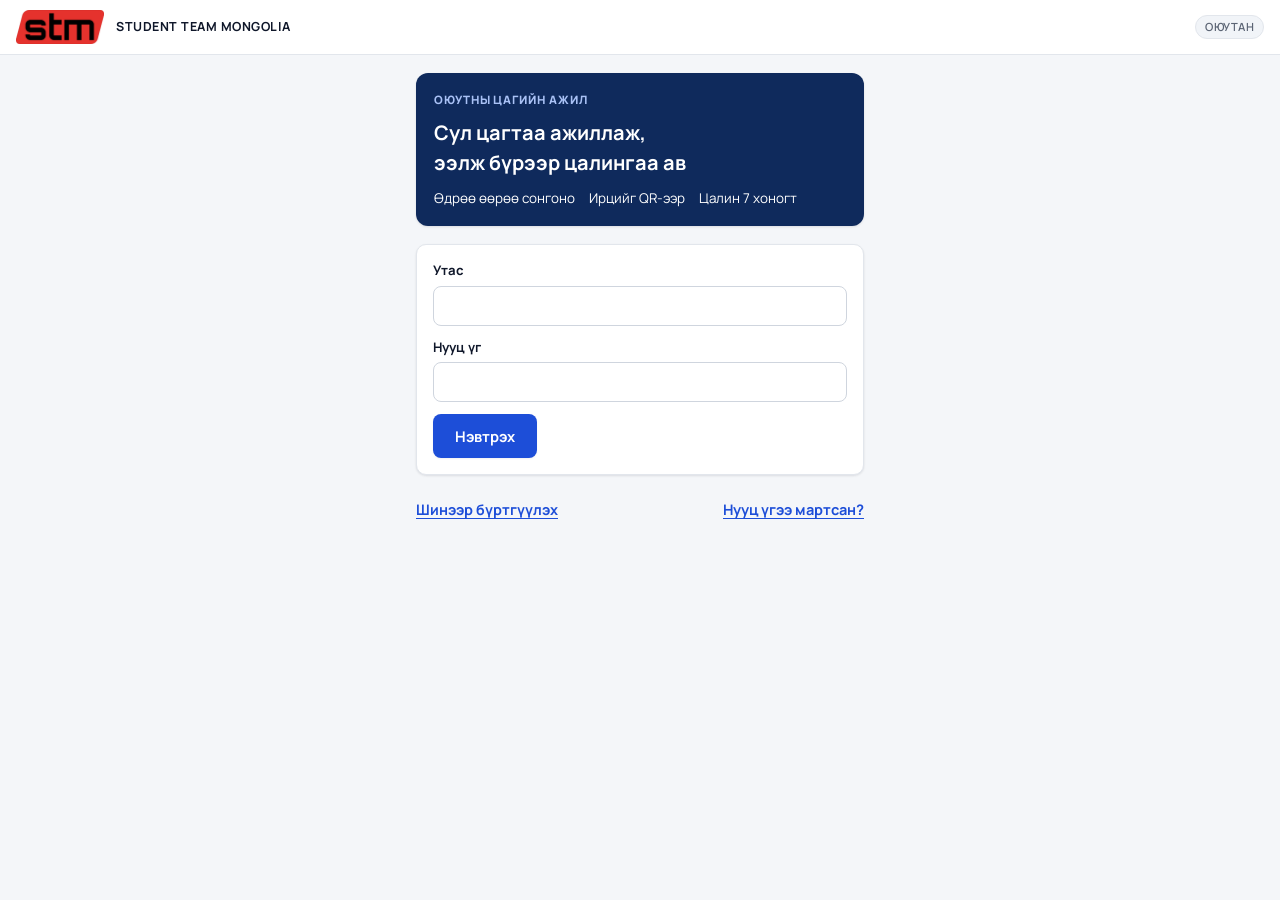
<file: index.html>
<!doctype html>
<html lang="mn">
<head>
<meta charset="utf-8">
<meta name="viewport" content="width=device-width,initial-scale=1,viewport-fit=cover">
<title>Student Team Mongolia — цагийн ажил</title>
<meta name="theme-color" content="#FFFFFF">
<link rel="icon" href="icons/icon-192.png">
<link rel="apple-touch-icon" href="icons/apple-touch-icon.png">
<link rel="manifest" href="manifest-student.webmanifest">
<link rel="preconnect" href="https://fonts.googleapis.com">
<link rel="preconnect" href="https://fonts.gstatic.com" crossorigin>
<link rel="stylesheet" href="https://fonts.googleapis.com/css2?family=Manrope:wght@400;500;600;700;800&display=swap">
<link rel="stylesheet" href="app.css">
</head>
<body>
<div id="app"></div>
<div id="layer"></div>
<script>const ROLE = "student";</script>
<script src="config.js"></script>
<script src="logic.js"></script>
<script>if ("serviceWorker" in navigator) navigator.serviceWorker.register("sw.js");</script>
<script src="app.js"></script>
</body>
</html>
</file>
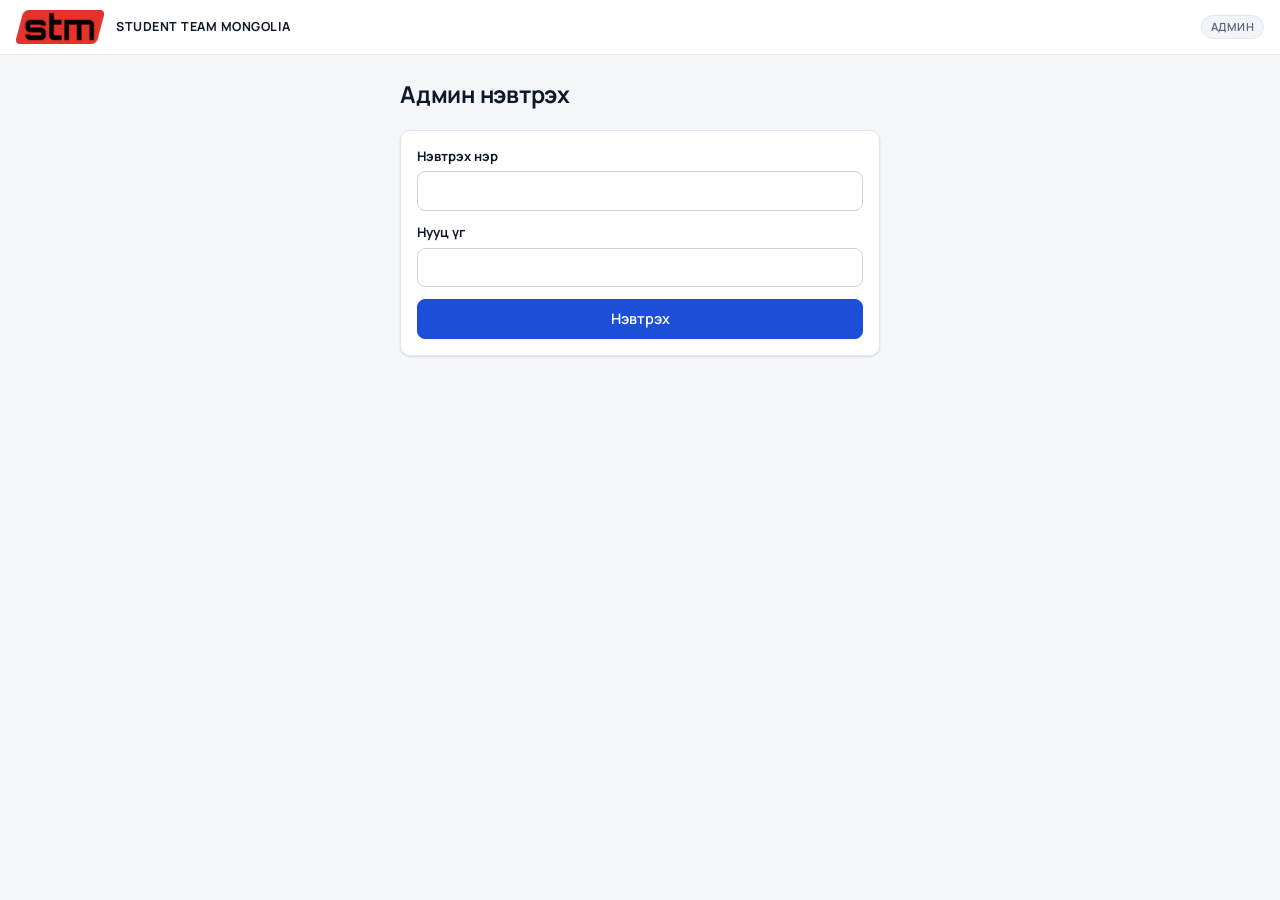
<file: admin.html>
<!doctype html>
<html lang="mn">
<head>
<meta charset="utf-8">
<meta name="viewport" content="width=device-width,initial-scale=1,viewport-fit=cover">
<title>STM — Админ</title>
<meta name="theme-color" content="#FFFFFF">
<link rel="icon" href="icons/icon-192.png">
<link rel="apple-touch-icon" href="icons/apple-touch-icon.png">
<link rel="manifest" href="manifest.webmanifest">
<link rel="preconnect" href="https://fonts.googleapis.com">
<link rel="preconnect" href="https://fonts.gstatic.com" crossorigin>
<link rel="stylesheet" href="https://fonts.googleapis.com/css2?family=Manrope:wght@400;500;600;700;800&display=swap">
<link rel="stylesheet" href="app.css">
</head>
<body>
<div id="app"></div>
<div id="layer"></div>
<script>const ROLE = "admin";</script>
<script src="config.js"></script>
<script src="logic.js"></script>
<script>if ("serviceWorker" in navigator) navigator.serviceWorker.register("sw.js");</script>
<script src="app.js"></script>
</body>
</html>
</file>
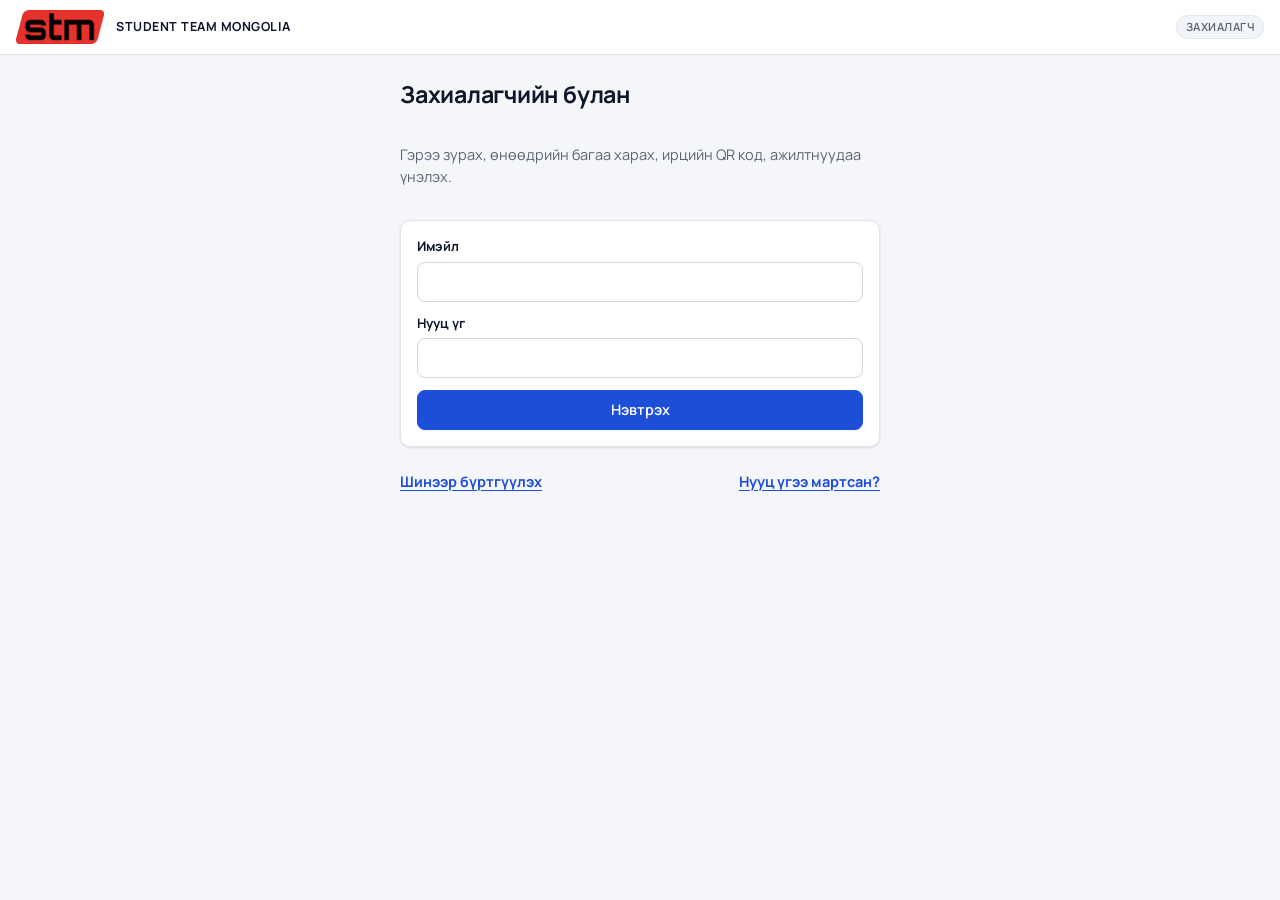
<file: company.html>
<!doctype html>
<html lang="mn">
<head>
<meta charset="utf-8">
<meta name="viewport" content="width=device-width,initial-scale=1,viewport-fit=cover">
<title>STM — Захиалагчийн булан</title>
<meta name="theme-color" content="#FFFFFF">
<link rel="icon" href="icons/icon-192.png">
<link rel="apple-touch-icon" href="icons/apple-touch-icon.png">

<link rel="preconnect" href="https://fonts.googleapis.com">
<link rel="preconnect" href="https://fonts.gstatic.com" crossorigin>
<link rel="stylesheet" href="https://fonts.googleapis.com/css2?family=Manrope:wght@400;500;600;700;800&display=swap">
<link rel="stylesheet" href="app.css">
</head>
<body>
<div id="app"></div>
<div id="layer"></div>
<script>const ROLE = "client";</script>
<script src="config.js"></script>
<script src="logic.js"></script>
<script src="qrcode.js"></script>
<script src="app.js"></script>
</body>
</html>
</file>
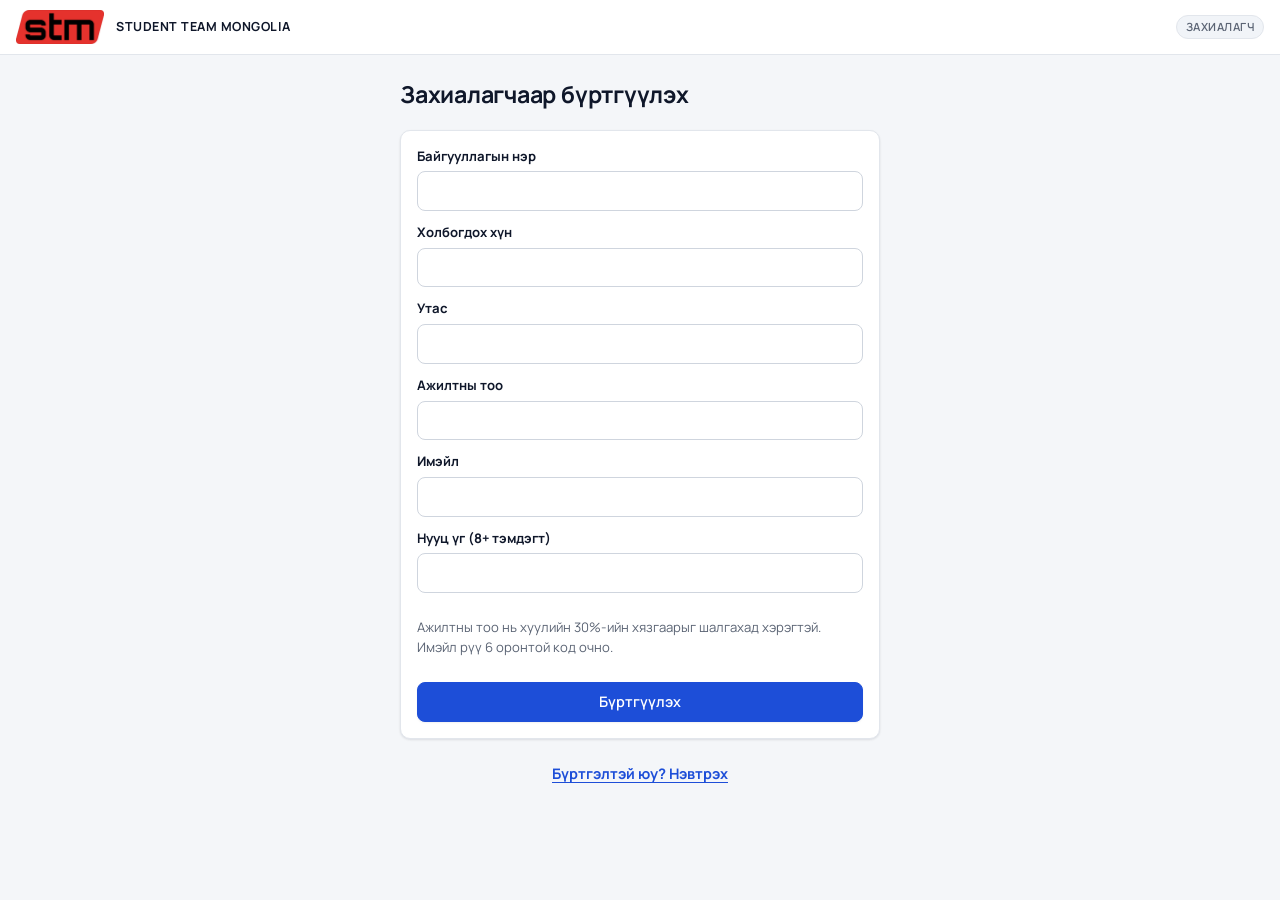
<file: post.html>
<!doctype html>
<html lang="mn">
<head>
<meta charset="utf-8">
<meta name="viewport" content="width=device-width,initial-scale=1">
<title>Ажлын зар байршуулах</title>
<meta http-equiv="refresh" content="0; url=company.html#register">
<link rel="canonical" href="company.html">
</head>
<body>
<p>Зар байршуулах хэсэг шилжсэн. <a href="company.html#register">Байгууллагын булан руу орох</a></p>
<script>location.replace("company.html" + (location.hash || "#register"));</script>
</body>
</html>
</file>
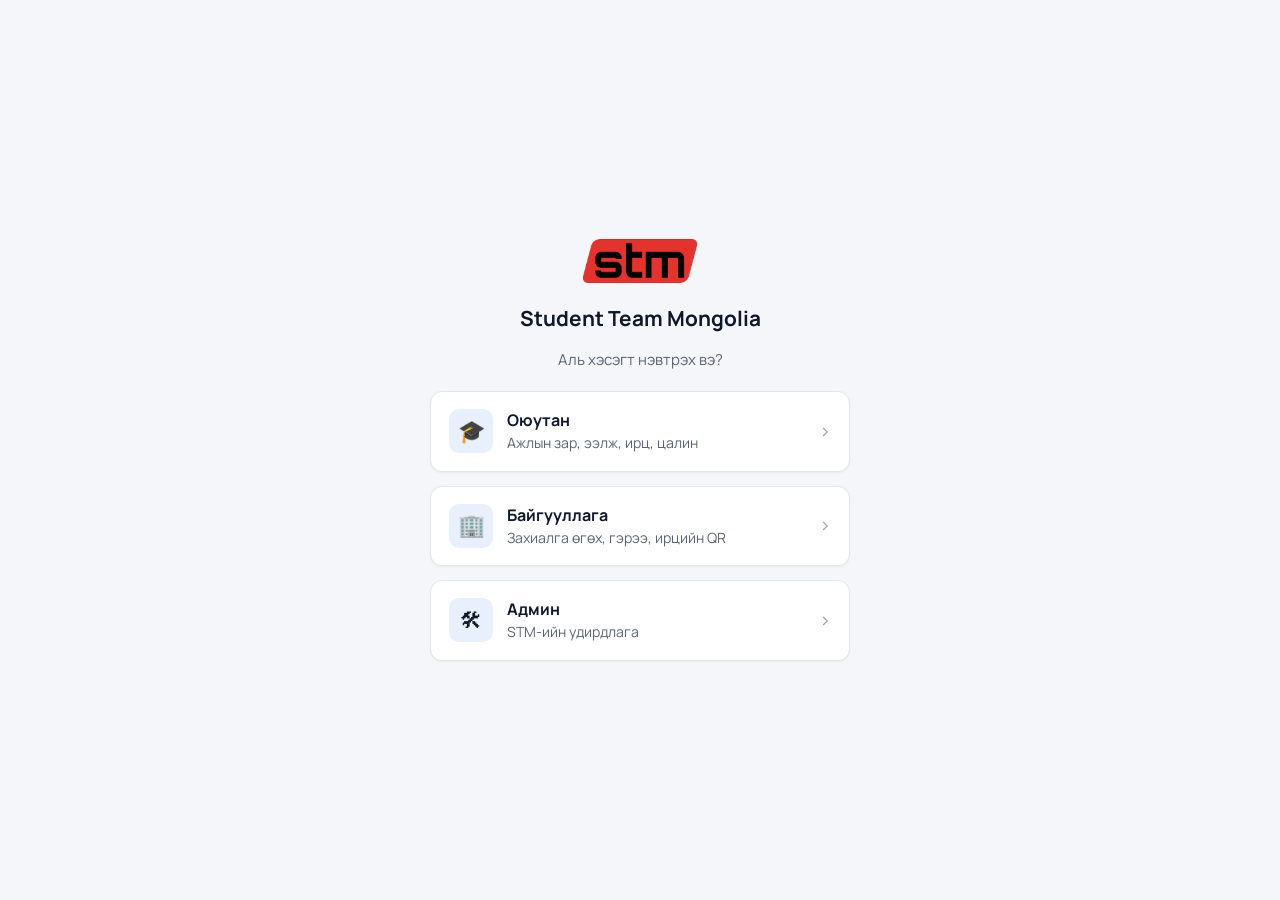
<file: start.html>
<!doctype html>
<html lang="mn">
<head>
<meta charset="utf-8">
<meta name="viewport" content="width=device-width,initial-scale=1">
<title>Student Team Mongolia</title>
<meta name="theme-color" content="#FFFFFF">
<link rel="icon" href="icons/icon-192.png">
<link rel="stylesheet" href="https://fonts.googleapis.com/css2?family=Manrope:wght@500;600;700;800&display=swap">
<style>
*{box-sizing:border-box}body{margin:0;background:#F4F6F9;color:#0F172A;font:15px/1.5 Manrope,system-ui,-apple-system,"Segoe UI",sans-serif;min-height:100vh;display:grid;place-items:center;padding:24px 16px}
.box{width:100%;max-width:420px;display:grid;gap:14px}
.logo{height:44px;justify-self:center;margin-bottom:6px}
h1{margin:0;text-align:center;font-size:1.3rem;font-weight:700}
p.lead{margin:0 0 6px;text-align:center;color:#5B6474}
a.opt{display:flex;align-items:center;gap:14px;background:#fff;border:1px solid #E2E6EC;border-radius:12px;padding:16px 18px;text-decoration:none;color:inherit;box-shadow:0 1px 2px rgba(15,23,42,.05);transition:border-color .12s,box-shadow .12s}
a.opt:hover{border-color:#1D4ED8;box-shadow:0 0 0 3px rgba(29,78,216,.12)}
.ic{flex:none;width:44px;height:44px;border-radius:10px;background:#E8EFFD;display:grid;place-items:center;font-size:22px}
b{display:block;font-size:1rem}span.s{color:#5B6474;font-size:.88rem}
.arr{margin-left:auto;color:#94A3B8;font-size:1.2rem}
</style>
</head>
<body>
<main class="box">
  <img class="logo" src="icons/logo.png" alt="STM">
  <h1>Student Team Mongolia</h1>
  <p class="lead">Аль хэсэгт нэвтрэх вэ?</p>
  <a class="opt" href="index.html"><div class="ic">🎓</div><div><b>Оюутан</b><span class="s">Ажлын зар, ээлж, ирц, цалин</span></div><span class="arr">›</span></a>
  <a class="opt" href="company.html"><div class="ic">🏢</div><div><b>Байгууллага</b><span class="s">Захиалга өгөх, гэрээ, ирцийн QR</span></div><span class="arr">›</span></a>
  <a class="opt" href="admin.html"><div class="ic">🛠</div><div><b>Админ</b><span class="s">STM-ийн удирдлага</span></div><span class="arr">›</span></a>
</main>
</body>
</html>
</file>
<file: app.css>
/* Layout: black top bar with the STM logo; admin/client = light work area with sidebar; student = dark neon phone column with bottom tabs */
:root{
  --ink:#141110; --black:#141110; --red:#E5322D; --red2:#FF5A3C; --yellow:#E5322D;
  --bg:#F7F4F0; --surface:#FFFFFF; --sunk:#F1ECE6; --fg:#161312; --muted:#6C655F; --line:#E7E0D8;
  --blue:#E5322D; --blue-ink:#FFFFFF; --blue-soft:#FDE6E3;
  --sun:#E5322D; --sun-soft:#FDE6E3; --sun-ink:#B3201C;
  --ok:#14804A; --ok-soft:#DDF4E7; --warn:#A35A00; --warn-soft:#FFEFD6; --bad:#C81E3A; --bad-soft:#FFE1E6;
  --display:"Russo One","Manrope",system-ui,sans-serif;
  --body:"Manrope",system-ui,-apple-system,"Segoe UI",sans-serif;
  --r:14px;
}
@media (prefers-color-scheme: dark){:root:not([data-theme="light"]){
  --bg:#121010; --surface:#1C1817; --sunk:#26201F; --fg:#F7F3EE; --muted:#ABA39A; --line:#352D2A;
  --blue:#FF5A4C; --blue-ink:#140C0B; --blue-soft:#3A1B18;
  --sun-soft:#3A1B18; --sun-ink:#FF9A8F;
  --ok:#5ED79A; --ok-soft:#123326; --warn:#FFB851; --warn-soft:#382609; --bad:#FF7A8C; --bad-soft:#3D1420;
  color-scheme:dark}}
:root[data-theme="dark"]{
  --bg:#121010; --surface:#1C1817; --sunk:#26201F; --fg:#F7F3EE; --muted:#ABA39A; --line:#352D2A;
  --blue:#FF5A4C; --blue-ink:#140C0B; --blue-soft:#3A1B18;
  --sun-soft:#3A1B18; --sun-ink:#FF9A8F;
  --ok:#5ED79A; --ok-soft:#123326; --warn:#FFB851; --warn-soft:#382609; --bad:#FF7A8C; --bad-soft:#3D1420;
  color-scheme:dark}
*{box-sizing:border-box}
html,body{min-height:100%}
body{background:var(--bg);color:var(--fg);font:14.5px/1.5 var(--body);margin:0}
h1,h2,h3{margin:0;text-wrap:balance}
h1{font-family:var(--display);font-weight:400;font-size:1.45rem;letter-spacing:.005em}
h2{font-family:var(--display);font-weight:400;font-size:1.08rem}
h3{font-size:.95rem;font-weight:800}
button,input,select,textarea{font:inherit;color:inherit}
button{cursor:pointer}
:focus-visible{outline:2px solid var(--blue);outline-offset:2px}
.num{font-variant-numeric:tabular-nums}
.muted{color:var(--muted)} .small{font-size:.82rem}
.row{display:flex;flex-wrap:wrap;gap:8px;align-items:center}
.between{justify-content:space-between}
.stack{display:grid;gap:12px}
.grid2{display:grid;grid-template-columns:repeat(auto-fit,minmax(240px,1fr));gap:12px}

/* top bar — always black so the red logo pops */
.top{position:sticky;top:env(safe-area-inset-top,0px);z-index:20;background:var(--black);color:#fff;padding:10px 16px;display:flex;flex-wrap:wrap;gap:10px;align-items:center;justify-content:space-between;border-bottom:3px solid var(--yellow)}
.brand{display:flex;align-items:center;gap:12px}
.brand img{height:34px;width:auto;display:block}
.brand span{font-size:.72rem;color:#C9C0B8;letter-spacing:.08em;text-transform:uppercase;font-weight:700}
.seg{display:inline-flex;background:var(--sunk);border-radius:999px;padding:3px;gap:2px}
.top .seg{background:rgba(255,255,255,.1)}
.seg button{border:0;background:transparent;padding:6px 14px;border-radius:999px;font-weight:700;font-size:.84rem;color:var(--muted)}
.top .seg button{color:#D8D0C8}
.seg button[aria-pressed="true"]{background:var(--surface);color:var(--fg)}
.top .seg button[aria-pressed="true"]{background:var(--yellow);color:#fff}
.top select{background:rgba(255,255,255,.1);color:#fff;border:1px solid rgba(255,255,255,.2);border-radius:999px;padding:6px 12px;font-weight:600}
.top select option{color:#141110}
.top .btn{background:transparent;border-color:rgba(255,255,255,.25);color:#fff}
.demo{font-size:.7rem;background:rgba(255,255,255,.1);color:#EDE6DE;padding:3px 9px;border-radius:999px;font-weight:700;letter-spacing:.04em;text-transform:uppercase}

/* admin shell */
.shell{display:grid;grid-template-columns:210px minmax(0,1fr);min-height:calc(100vh - 60px)}
.side{border-right:1px solid var(--line);background:var(--surface);padding:14px 10px;display:flex;flex-direction:column;gap:2px}
.side button{border:0;background:transparent;text-align:left;padding:9px 12px;border-radius:10px;font-weight:700;color:var(--muted);display:flex;justify-content:space-between;align-items:center}
.side button:hover{background:var(--sunk)}
.side button[aria-current="page"]{background:var(--blue-soft);color:var(--blue)}
.side .badge{background:var(--yellow);color:#fff;border-radius:999px;font-size:.7rem;padding:1px 7px;font-weight:800}
.main{padding:22px 16px 48px;min-width:0}
.wrap{max-width:1080px;margin:0 auto;display:grid;gap:18px}
@media (max-width:760px){
  .shell{grid-template-columns:1fr}
  .side{flex-direction:row;overflow-x:auto;border-right:0;border-bottom:1px solid var(--line);padding:8px 12px}
  .side button{white-space:nowrap;flex:none}
}

/* cards */
.card{background:var(--surface);border:1px solid var(--line);border-radius:var(--r);padding:16px;display:grid;gap:12px;min-width:0}
.kpis{display:grid;grid-template-columns:repeat(auto-fit,minmax(150px,1fr));gap:10px}
.kpi{background:var(--surface);border:1px solid var(--line);border-radius:var(--r);padding:12px 14px}
.kpi b{font-family:var(--display);font-weight:400;font-size:1.45rem;display:block;line-height:1.2}
.kpi span{font-size:.8rem;color:var(--muted)}
.alert{display:flex;gap:10px;align-items:flex-start;padding:10px 12px;border-radius:10px;font-size:.88rem;font-weight:600}
.alert.warn{background:var(--warn-soft);color:var(--warn)}
.alert.bad{background:var(--bad-soft);color:var(--bad)}
.alert.ok{background:var(--ok-soft);color:var(--ok)}
.alert.info{background:var(--blue-soft);color:var(--fg);font-weight:500}
.pill{display:inline-block;padding:2px 9px;border-radius:999px;font-size:.74rem;font-weight:800;white-space:nowrap}
.p-blue{background:var(--blue-soft);color:var(--blue)} .p-ok{background:var(--ok-soft);color:var(--ok)}
.p-warn{background:var(--warn-soft);color:var(--warn)} .p-bad{background:var(--bad-soft);color:var(--bad)}
.p-sun{background:var(--sun-soft);color:var(--sun-ink)} .p-grey{background:var(--sunk);color:var(--muted)}
.tag{display:inline-block;font-size:.72rem;padding:2px 8px;border:1px solid var(--line);border-radius:6px;color:var(--muted);font-weight:600}

/* buttons */
.btn{border:1px solid var(--line);background:var(--surface);padding:8px 14px;border-radius:10px;font-weight:700}
.btn:hover:not(:disabled){filter:brightness(1.05)}
.btn.primary{background:var(--blue);border-color:var(--blue);color:var(--blue-ink)}
.btn.sun{background:var(--yellow);border-color:var(--yellow);color:#fff}
.btn.danger{color:var(--bad);border-color:var(--bad);background:transparent}
.btn.sm{padding:5px 10px;font-size:.82rem}
.btn:disabled{opacity:.45;cursor:default}
/* brand CTA: slanted like the logo */
.cta{position:relative;z-index:0;border:0;background:transparent;color:#fff;font-family:var(--display);font-weight:400;letter-spacing:.02em;padding:11px 22px;font-size:.92rem}
.cta::before{content:"";position:absolute;inset:0;background:var(--yellow);border-radius:9px;transform:skewX(-12deg);z-index:-1;box-shadow:0 6px 18px rgba(229,50,45,.35)}
.cta:disabled{opacity:.45;cursor:default}
label.f{display:grid;gap:5px;font-size:.82rem;font-weight:700;min-width:0}
input[type=text],input[type=number],input[type=date],input[type=time],input[type=email],input[type=tel],input[type=password],select,textarea{width:100%;background:var(--bg);border:1px solid var(--line);border-radius:10px;padding:8px 10px;font-weight:500}
.chk{display:flex;gap:7px;align-items:center;font-size:.86rem;font-weight:600}

/* tables */
.tbl{overflow-x:auto;border:1px solid var(--line);border-radius:12px}
table{border-collapse:collapse;width:100%;font-size:.86rem}
th,td{text-align:left;padding:9px 11px;border-bottom:1px solid var(--line);vertical-align:top}
th{font-size:.7rem;text-transform:uppercase;letter-spacing:.07em;color:var(--muted);background:var(--sunk);font-weight:800}
tr:last-child td{border-bottom:0}
td.r,th.r{text-align:right}
.bar{height:6px;background:var(--sunk);border-radius:999px;overflow:hidden;min-width:70px}
.bar i{display:block;height:100%;background:var(--blue);border-radius:999px}
.checks{display:grid;gap:6px;font-size:.86rem}
.checks div{display:flex;gap:8px;align-items:flex-start}
.ck{width:18px;height:18px;border-radius:50%;flex:none;display:grid;place-items:center;font-size:.7rem;font-weight:800;margin-top:1px}
.ck.y{background:var(--ok-soft);color:var(--ok)} .ck.n{background:var(--bad-soft);color:var(--bad)} .ck.i{background:var(--blue-soft);color:var(--blue)}

/* ===== student: black-red world, red actions ===== */
.phone{
  --bg:#110D0C; --surface:#1D1715; --sunk:#2A211E; --fg:#FFFFFF; --muted:#BDB2A8; --line:#3A2E2A;
  --blue:#FF4A3D; --blue-ink:#FFFFFF; --blue-soft:#3A1B18;
  --sun-soft:#3A1B18; --sun-ink:#FF9A8F;
  --ok:#62E3A0; --ok-soft:#123A2C; --warn:#FFC266; --warn-soft:#3D2A10; --bad:#FF7A8C; --bad-soft:#45161F;
  color-scheme:dark;
  max-width:480px;margin:0 auto;min-height:calc(100vh - 60px);display:flex;flex-direction:column;color:var(--fg);
  background:
    radial-gradient(420px 280px at 110% -8%, rgba(229,50,45,.45), transparent 70%),
    radial-gradient(360px 240px at -20% 35%, rgba(255,255,255,.06), transparent 70%),
    var(--bg);
}
.phone .main{flex:1;padding:18px 16px 96px}
.phone .card,.phone .job,.phone .kpi{background:var(--surface);border-color:var(--line)}
.phone .btn{background:var(--sunk);border-color:var(--line);color:var(--fg)}
.phone .btn.primary{background:var(--yellow);border-color:var(--yellow);color:#fff}
.phone .btn.danger{background:transparent;color:var(--bad);border-color:var(--bad)}
.phone .alert.info{background:var(--blue-soft);color:var(--fg)}
.phone input[type=text],.phone input[type=email],.phone input[type=tel],.phone input[type=password],.phone input[type=date]{background:var(--sunk)}
.hero{border-radius:18px;padding:18px;display:grid;gap:10px;background:linear-gradient(135deg,#7E1010 0%,#C8221E 45%,#E5322D 100%);position:relative;overflow:hidden}
.hero::after{content:"";position:absolute;right:-30px;top:-30px;width:140px;height:140px;border-radius:50%;background:radial-gradient(circle,rgba(255,255,255,.22),transparent 70%)}
.hero .eyebrow{font-size:.72rem;font-weight:800;letter-spacing:.1em;text-transform:uppercase;color:#FFD2CC}
.hero h2{font-size:1.25rem}
.hero .facts{color:#FFE4DC}
.hero .facts b{color:#fff}
.score{display:grid;place-items:center;width:58px;height:58px;border-radius:50%;background:conic-gradient(#FF4A3D calc(var(--v)*1%),rgba(255,255,255,.12) 0);position:relative}
.score::before{content:"";position:absolute;inset:5px;border-radius:50%;background:var(--bg)}
.score b{position:relative;font-family:var(--display);font-weight:400;font-size:1.1rem}
.tabs{position:sticky;bottom:0;background:rgba(17,13,12,.94);backdrop-filter:blur(8px);border-top:1px solid var(--line);display:grid;grid-template-columns:repeat(5,1fr);padding:6px 4px calc(6px + env(safe-area-inset-bottom,0px))}
.tabs button{border:0;background:transparent;display:grid;justify-items:center;gap:2px;font-size:.7rem;font-weight:700;color:var(--muted);padding:4px 0;position:relative}
.tabs button svg{width:22px;height:22px}
.tabs button[aria-current="page"]{color:#FF4A3D}
.tabs .dot{position:absolute;top:2px;right:calc(50% - 16px);width:8px;height:8px;border-radius:50%;background:var(--red)}
.job{background:var(--surface);border:1px solid var(--line);border-radius:var(--r);padding:14px;display:grid;gap:10px}
.job .pay{font-family:var(--display);font-size:1.1rem;color:#FF4A3D}
.job.locked{opacity:.7}
.facts{display:flex;flex-wrap:wrap;gap:6px 14px;font-size:.84rem;color:var(--muted)}
.facts b{color:var(--fg);font-weight:700}
.daychip{position:relative;display:inline-block}
.daychip input{position:absolute;opacity:0;inset:0;margin:0;cursor:pointer}
.daychip span{display:inline-block;padding:6px 10px;border:1px solid var(--line);border-radius:8px;font-size:.8rem;font-weight:700;background:var(--sunk)}
.daychip input:checked+span{background:var(--yellow);border-color:var(--yellow);color:#fff}
.daychip input:focus-visible+span{outline:2px solid #fff;outline-offset:2px}
.daychip.off span{opacity:.35;text-decoration:line-through;cursor:not-allowed}

/* messages */
.msg{padding:10px 12px;border-radius:14px;max-width:88%;font-size:.88rem}
.msg.in{background:var(--surface);border:1px solid var(--line)}
.msg.out{background:var(--blue);color:var(--blue-ink);justify-self:end}
.msg small{display:block;opacity:.7;font-size:.7rem;margin-top:3px}

/* modal + toast */
.scrim{position:fixed;inset:0;background:rgba(10,6,5,.65);display:grid;place-items:center;padding:16px;z-index:50}
.modal{background:#1D1715;color:#fff;border:1px solid #3A2E2A;border-radius:18px;max-width:440px;width:100%;padding:22px;display:grid;gap:14px;max-height:90vh;overflow:auto;--muted:#BDB2A8;--line:#3A2E2A;--sunk:#2A211E;--bg:#2A211E;--surface:#1D1715;--fg:#fff;--bad:#FF7A8C;--bad-soft:#45161F;--blue:#FF4A3D;--blue-ink:#fff}
.modal .btn{background:#2A211E;border-color:#3A2E2A;color:#fff}
.modal .btn.primary{background:var(--yellow);border-color:var(--yellow);color:#fff}
.modal .btn.danger{background:transparent;color:#FF7A8C;border-color:#FF7A8C}
.scan{height:150px;border-radius:14px;background:#2A211E;display:grid;place-items:center;position:relative;overflow:hidden}
.scan svg{width:64px;height:64px;color:#FF4A3D}
@media (prefers-reduced-motion:no-preference){.scan.go::after{content:"";position:absolute;left:0;right:0;height:3px;background:var(--red);box-shadow:0 0 12px var(--red);animation:sweep 1.1s ease-in-out infinite}}
@keyframes sweep{0%{top:10%}50%{top:88%}100%{top:10%}}
.toast{position:fixed;left:50%;bottom:calc(84px + env(safe-area-inset-bottom,0px));transform:translateX(-50%);background:var(--yellow);color:#fff;padding:10px 16px;border-radius:12px;font-size:.88rem;font-weight:800;z-index:60;max-width:calc(100% - 32px);box-shadow:0 8px 24px rgba(0,0,0,.25)}

/* document */
.doc{background:#fff;color:#16202B;border:1px solid var(--line);border-radius:8px;padding:28px;font-size:.88rem;display:grid;gap:12px}
.doc h3{font-size:1rem;text-align:center;letter-spacing:.02em}
.doc table{font-size:.84rem} .doc th{background:#F3EEE8;color:#5A524B} .doc td,.doc th{border-bottom:1px solid #E5DED6}
.doc .head{display:flex;justify-content:space-between;gap:12px;flex-wrap:wrap;font-size:.8rem;color:#5A524B;align-items:center}
.doc .head img{height:22px}
.q{display:grid;gap:6px;padding:12px;border:1px solid var(--line);border-radius:12px}
.q label{display:flex;gap:8px;align-items:center;padding:6px 8px;border-radius:8px;cursor:pointer}
.q label:hover{background:var(--sunk)}
.video{aspect-ratio:16/9;max-width:100%;border-radius:14px;background:linear-gradient(135deg,#7E1010,#E5322D);color:#fff;display:grid;place-items:center;text-align:center;padding:16px;text-decoration:none;font-weight:700}
.video svg{width:54px;height:54px;color:#fff}
details>summary{cursor:pointer;font-weight:800}

/* ===== нэмэлт: нэвтрэх, ачаалал, хэвлэх ===== */
html,body{-webkit-text-size-adjust:100%}
.auth{max-width:480px}
.phone .wrap.auth{max-width:none}
.linkbtn{border:0;background:transparent;color:var(--blue);font-weight:700;padding:6px 0;text-decoration:underline;text-underline-offset:3px}
.hp{position:absolute!important;left:-9999px!important;width:1px;height:1px;opacity:0}
.toast.bad{background:#2A1A1A;color:#FFD4D4;border:1px solid var(--bad)}
body::before{content:"";position:fixed;top:0;left:0;height:3px;width:0;background:var(--red2);z-index:100;transition:width .2s,opacity .3s;opacity:0}
body.busy::before{width:70%;opacity:1;transition:width 8s cubic-bezier(.1,.7,.2,1)}
body.busy{cursor:progress}
.chatgrid{grid-template-columns:minmax(180px,240px) minmax(0,1fr)}
@media (max-width:640px){.chatgrid{grid-template-columns:1fr}}
.alert a{color:inherit}
[data-live]:fullscreen{display:grid;place-content:center;gap:18px;background:#fff;color:#141110}
[data-live]:fullscreen .lq{width:min(70vh,80vw)!important}
.phone .tabs{position:sticky}
@media print{
  .top,.side,.tabs,.btn,.alert,select,label.f,.seg,.row>button{display:none!important}
  .shell{display:block}.main{padding:0}.doc{border:0;break-inside:avoid;margin-bottom:24px}
  body{background:#fff}
}
@media (max-width:520px){
  .top{flex-wrap:nowrap;padding:8px 12px}
  .brand span{display:none}
  .brand img{height:28px}
  .top .demo{max-width:46vw;overflow:hidden;text-overflow:ellipsis;white-space:nowrap}
}

/* =====================================================================
   v3 ДИЗАЙН — албан, тайван: цагаан гадаргуу, нимгэн саарал хүрээ,
   зөөлөн сүүдэр, хар хөх үндсэн өнгө. Энэ блок дээрх бүх загварыг дарна.
   ===================================================================== */
:root,:root[data-theme="dark"]{
  --ink:#0F172A; --black:#0F172A;
  --red:#1D4ED8; --red2:#1D4ED8; --yellow:#1D4ED8; --brand:#D7262B;
  --bg:#F4F6F9; --surface:#FFFFFF; --sunk:#F1F4F8; --fg:#0F172A; --muted:#5B6474; --line:#E2E6EC;
  --blue:#1D4ED8; --blue-ink:#FFFFFF; --blue-soft:#E8EFFD;
  --sun:#1D4ED8; --sun-soft:#E8EFFD; --sun-ink:#1E3A8A;
  --ok:#15803D; --ok-soft:#E7F6EC; --warn:#B45309; --warn-soft:#FDF3E2; --bad:#B91C1C; --bad-soft:#FDECEC;
  --display:"Manrope",system-ui,-apple-system,"Segoe UI",sans-serif;
  --r:10px; --bw:1px; --shadow:0 1px 2px rgba(15,23,42,.05),0 1px 3px rgba(15,23,42,.06); --shadow-sm:0 1px 2px rgba(15,23,42,.06);
  color-scheme:light;
}
@media (prefers-color-scheme: dark){:root:not([data-theme="light"]){
  --bg:#F4F6F9; --surface:#FFFFFF; --sunk:#F1F4F8; --fg:#0F172A; --muted:#5B6474; --line:#E2E6EC;
  --blue:#1D4ED8; --blue-ink:#FFFFFF; --blue-soft:#E8EFFD; --sun-soft:#E8EFFD; --sun-ink:#1E3A8A;
  --ok:#15803D; --ok-soft:#E7F6EC; --warn:#B45309; --warn-soft:#FDF3E2; --bad:#B91C1C; --bad-soft:#FDECEC;
  color-scheme:light}}
body{background:var(--bg);font-size:14.5px}
h1{font-family:var(--display);font-weight:700;font-size:1.45rem;letter-spacing:-.01em}
h2{font-family:var(--display);font-weight:700;font-size:1.05rem;letter-spacing:0}
h3{font-weight:700}

/* толгой */
.top{background:var(--surface);color:var(--fg);border-bottom:1px solid var(--line);box-shadow:none}
.brand span{color:var(--fg);font-family:var(--display);font-weight:700;letter-spacing:.04em;font-size:.78rem}
.top .demo{background:var(--sunk);color:var(--muted);border:1px solid var(--line);font-weight:600}
.top .btn{background:var(--surface);color:var(--fg);border-color:var(--line)}

/* карт, KPI */
.card,.kpi,.job{border:1px solid var(--line);border-radius:var(--r);box-shadow:var(--shadow);background:var(--surface)}
.kpi{border-top:3px solid var(--blue)}
.kpi b{font-family:var(--display);font-weight:700;font-size:1.5rem;color:var(--fg)}
.kpi span{color:var(--muted);font-weight:500}
.tbl{border:1px solid var(--line);border-radius:var(--r);background:var(--surface)}
th{background:var(--sunk);color:var(--muted);border-bottom:1px solid var(--line);font-weight:600;font-size:.78rem;text-transform:uppercase;letter-spacing:.04em}
td{border-bottom-color:var(--line)}
.doc{border:1px solid var(--line);box-shadow:var(--shadow);border-radius:var(--r)}
.doc th{background:var(--sunk)}
.alert{border:1px solid var(--line);border-left:3px solid var(--muted);border-radius:8px;font-weight:500}
.alert.info{background:var(--blue-soft);border-left-color:var(--blue)}
.alert.warn{border-left-color:var(--warn)} .alert.bad{border-left-color:var(--bad)} .alert.ok{border-left-color:var(--ok)}
.q{border:1px solid var(--line);border-radius:var(--r);background:var(--surface)}

/* товч */
.btn{border:1px solid var(--line);border-radius:8px;box-shadow:var(--shadow-sm);font-weight:600;background:var(--surface);color:var(--fg);transition:background .12s,border-color .12s}
.btn:hover:not(:disabled){border-color:#C9D0DA;background:var(--sunk)}
.btn:active:not(:disabled){transform:none;box-shadow:none}
.btn.primary,.btn.sun{background:var(--blue);border-color:var(--blue);color:#fff}
.btn.primary:hover:not(:disabled),.btn.sun:hover:not(:disabled){background:#1E40AF;border-color:#1E40AF}
.btn.danger{background:var(--surface);color:var(--bad);border-color:#F1C4C4}
.cta{color:#fff;font-family:var(--display);font-weight:700;padding:11px 22px;letter-spacing:0}
.cta::before{background:var(--blue);border:0;border-radius:8px;transform:none;box-shadow:var(--shadow-sm)}
.cta:hover:not(:disabled)::before{background:#1E40AF}
.cta:active:not(:disabled)::before{transform:none;box-shadow:none}
.linkbtn{color:var(--blue);text-decoration-color:currentColor;text-decoration-thickness:1px}

/* шошго */
.pill{border:1px solid transparent;padding:2px 9px;font-weight:600}
.p-blue{background:var(--blue-soft);color:#1E3A8A} .p-ok{background:var(--ok-soft);color:var(--ok)}
.p-warn{background:var(--warn-soft);color:var(--warn)} .p-bad{background:var(--bad-soft);color:var(--bad)}
.p-sun{background:#E0E7FF;color:#3730A3} .p-grey{background:#EEF0F4;color:var(--muted)}
.tag{border:1px solid var(--line);color:var(--muted);background:var(--sunk);border-radius:6px;font-weight:600}
.bar{background:#E8ECF1;height:6px;border:0}
.bar i{background:var(--blue)}

/* оролт */
input[type=text],input[type=number],input[type=date],input[type=time],input[type=email],input[type=tel],input[type=password],input[type=search],select,textarea{background:var(--surface);border:1px solid #CFD5DE;border-radius:8px;padding:9px 11px}
input:focus,select:focus,textarea:focus{outline:none;box-shadow:0 0 0 3px rgba(29,78,216,.15);border-color:var(--blue)}
.seg{background:var(--sunk);border:1px solid var(--line);box-shadow:none}
.seg button{color:var(--muted)}
.seg button[aria-pressed="true"]{background:var(--surface);color:var(--fg);box-shadow:var(--shadow-sm)}
.daychip span{border:1px solid #CFD5DE;border-radius:8px;background:var(--surface);color:var(--fg)}
.daychip input:checked+span{background:var(--blue-soft);border-color:var(--blue);color:#1E3A8A}

/* админ цэс */
.side{background:var(--surface);border-right:1px solid var(--line)}
.side button{color:var(--muted);font-weight:600;border:0;border-radius:8px}
.side button:hover{background:var(--sunk);color:var(--fg)}
.side button[aria-current="page"]{background:var(--blue-soft);color:#1E3A8A;border:0;box-shadow:none}
.side .badge{background:var(--bad);border:0}
@media (max-width:760px){.side{border-right:0;border-bottom:1px solid var(--line)}.shell{grid-template-rows:auto 1fr}}
select{max-width:100%;min-width:0;text-overflow:ellipsis}
.row>select{flex:1 1 140px}

/* оюутны апп */
.phone{
  --bg:#F4F6F9; --surface:#FFFFFF; --sunk:#F1F4F8; --fg:#0F172A; --muted:#5B6474; --line:#E2E6EC;
  --blue:#1D4ED8; --blue-ink:#FFFFFF; --blue-soft:#E8EFFD; --sun-soft:#E8EFFD; --sun-ink:#1E3A8A;
  --ok:#15803D; --ok-soft:#E7F6EC; --warn:#B45309; --warn-soft:#FDF3E2; --bad:#B91C1C; --bad-soft:#FDECEC;
  color-scheme:light; color:var(--fg); background:transparent;
}
.phone .card,.phone .job,.phone .kpi{border-color:var(--line)}
.phone .btn{background:var(--surface);border-color:var(--line);color:var(--fg)}
.phone .btn.primary{background:var(--blue);border-color:var(--blue);color:#fff}
.phone .btn.danger{background:var(--surface);color:var(--bad);border-color:#F1C4C4}
.phone .alert.info{background:var(--blue-soft);color:var(--fg)}
.phone input[type=text],.phone input[type=email],.phone input[type=tel],.phone input[type=password],.phone input[type=date]{background:var(--surface)}
.hero{background:#0F2A5C;color:#fff;border:0;box-shadow:var(--shadow);border-radius:12px}
.hero::after{display:none}
.hero .eyebrow{color:#A9C1F5;letter-spacing:.08em}
.hero .facts,.hero .facts b{color:#fff}
.hero h2{font-size:1.25rem}
.job .pay{color:var(--fg);font-family:var(--display);font-weight:700}
.score{background:conic-gradient(var(--blue) calc(var(--v)*1%),#E2E6EC 0);border:0}
.score::before{background:var(--surface)}
.score b{font-weight:700;color:var(--fg)}
.tabs{background:var(--surface);border-top:1px solid var(--line);backdrop-filter:none}
.tabs button{color:var(--muted)}
.tabs button[aria-current="page"]{color:var(--blue)}
.tabs button[aria-current="page"] svg{background:none;border:0;padding:0;width:24px;height:24px;box-shadow:none}
.tabs .dot{background:var(--bad);border:0}
.msg.in{border:1px solid var(--line)}
.msg.out{background:var(--blue);color:#fff;border:0}

/* modal, toast */
.scrim{background:rgba(15,23,42,.45)}
.modal{background:var(--surface);color:var(--fg);border:1px solid var(--line);box-shadow:0 20px 40px rgba(15,23,42,.18);border-radius:12px;--muted:#5B6474;--line:#E2E6EC;--sunk:#F1F4F8;--bg:#F4F6F9;--surface:#FFFFFF;--fg:#0F172A;--bad:#B91C1C;--bad-soft:#FDECEC;--blue:#1D4ED8;--blue-ink:#fff}
.modal .btn{background:var(--surface);border-color:var(--line);color:var(--fg)}
.modal .btn.primary{background:var(--blue);border-color:var(--blue);color:#fff}
.modal .btn.danger{background:var(--surface);color:var(--bad)}
.scan{background:var(--sunk);border:1px dashed #CFD5DE}
.scan svg{color:var(--muted)}
.toast{background:#0F172A;color:#fff;border:0;box-shadow:0 8px 24px rgba(15,23,42,.25);border-radius:8px}
.toast.bad{background:var(--bad);color:#fff}
.video{background:#0F2A5C;color:#fff;border:0;box-shadow:var(--shadow)}
.video svg{color:#fff}
body::before{background:var(--blue);height:3px}
[data-live]{background:var(--blue-soft)!important}
@media (max-width:520px){
  .top>.row{flex-wrap:nowrap;gap:6px}
  .top .demo{max-width:42vw;font-size:.66rem}
  .top .btn.sm{padding:5px 8px}
}
.row>.row{min-width:0;max-width:100%}
.wrap{grid-template-columns:minmax(0,1fr)}.card>.row.between>span{min-width:0}
</file>
